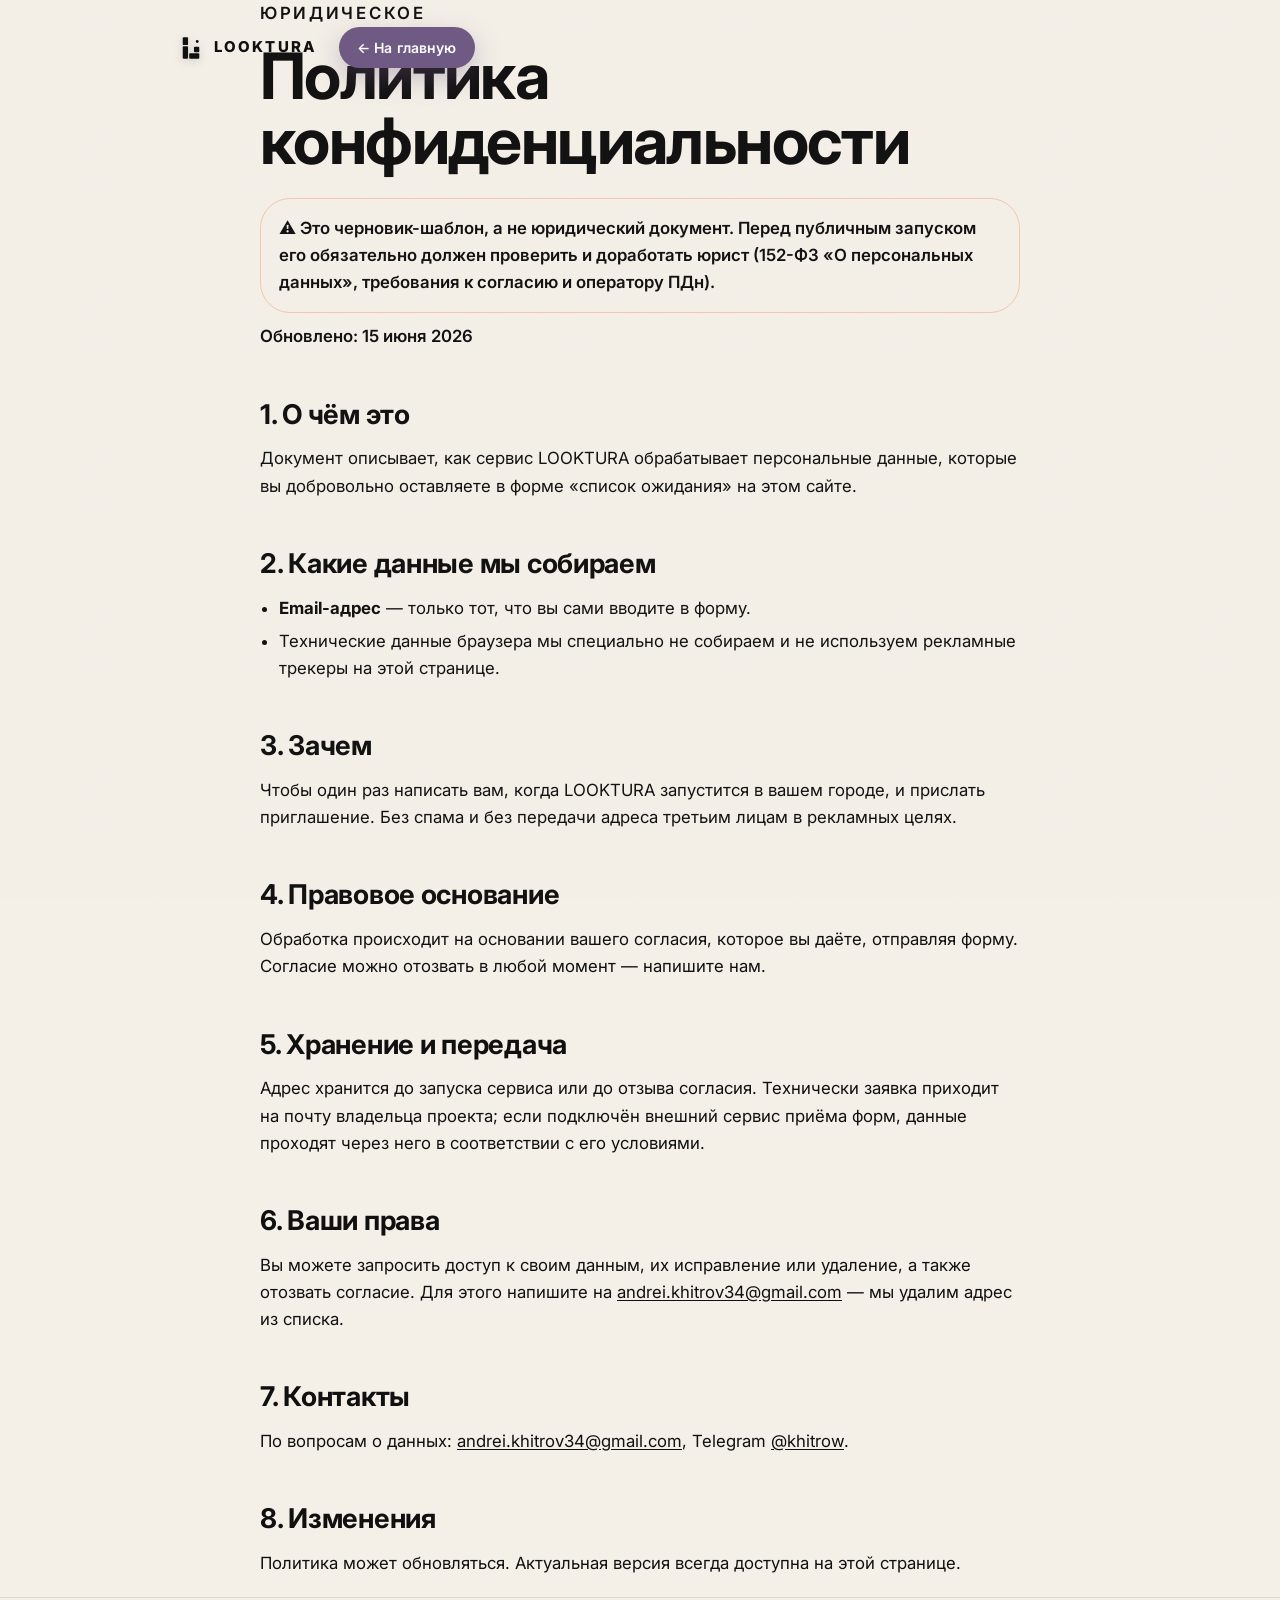
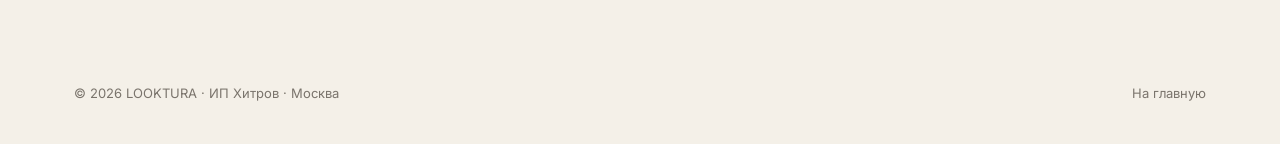
<file: privacy.html>
<!DOCTYPE html>
<html lang="ru" class="no-js">
<head>
<meta charset="UTF-8" />
<meta name="viewport" content="width=device-width, initial-scale=1.0" />
<title>Политика конфиденциальности — LOOKTURA</title>
<meta name="description" content="Как LOOKTURA обрабатывает email, оставленный в форме списка ожидания." />
<meta name="theme-color" content="#fafafa" />
<meta name="robots" content="noindex" />
<link rel="preconnect" href="https://fonts.googleapis.com" />
<link rel="preconnect" href="https://fonts.gstatic.com" crossorigin />
<link href="https://fonts.googleapis.com/css2?family=Inter:wght@400;500;600;700;800&family=Playfair+Display:wght@600;700;800;900&display=swap" rel="stylesheet" />
<link rel="icon" type="image/svg+xml" href="assets/favicon.svg" />
<link rel="stylesheet" href="home.css?v=110" />
<style>
  .legal{max-width:760px;margin:0 auto;padding:150px var(--pad) 110px}
  .legal h1{font-family:var(--font-serif);font-weight:700;font-size:clamp(2.2rem,6vw,4rem);line-height:1.02;letter-spacing:-.025em;margin:14px 0 0}
  .legal h2{font-family:var(--font-serif);font-weight:700;font-size:clamp(1.3rem,2.6vw,1.7rem);margin:44px 0 10px;letter-spacing:-.01em}
  .legal p,.legal li{color:var(--ink-3);line-height:1.62;font-size:1.05rem}
  .legal ul{padding-left:1.2em;margin:8px 0}
  .legal li{margin:6px 0}
  .legal a{color:var(--orange);text-decoration:underline;text-underline-offset:2px}
  .legal-draft{background:var(--orange-soft);border:1px solid rgba(255,68,5,.25);color:#7a1c12;font-weight:600;
    padding:16px 18px;border-radius:var(--r-lg);margin:24px 0 6px;line-height:1.5}
  .legal-meta{font-size:.92rem;color:var(--ink-4);font-weight:600;margin-top:10px}
</style>
</head>
<body>
<script>document.documentElement.classList.remove('no-js');document.documentElement.classList.add('js');</script>

<header class="nav" id="nav">
  <div class="nav__pill">
    <a class="nav__logo" href="index.html" aria-label="LOOKTURA — на главную">
      <svg class="mark" viewBox="0 0 40 44" aria-hidden="true" focusable="false">
        <rect x="6" y="4" width="9" height="13" rx="1.5" fill="currentColor"/>
        <rect x="6" y="19" width="9" height="21" rx="1.5" fill="currentColor"/>
        <rect x="17" y="31" width="17" height="9" rx="1.5" fill="currentColor"/>
        <rect x="25" y="20" width="9" height="9" rx="1.5" fill="currentColor"/>
        <circle cx="30.5" cy="11" r="2.4" fill="currentColor"/>
      </svg>
      <span class="nav__word">LOOKTURA</span>
    </a>
    <a class="btn btn--orange nav__cta" href="index.html">← На главную</a>
  </div>
</header>

<main class="legal">
  <p class="eyebrow">Юридическое</p>
  <h1>Политика конфиденциальности</h1>
  <p class="legal-draft">⚠ Это черновик-шаблон, а не юридический документ. Перед публичным запуском его обязательно должен проверить и доработать юрист (152-ФЗ «О персональных данных», требования к согласию и оператору ПДн).</p>
  <p class="legal-meta">Обновлено: 15 июня 2026</p>

  <h2>1. О чём это</h2>
  <p>Документ описывает, как сервис LOOKTURA обрабатывает персональные данные, которые вы добровольно оставляете в форме «список ожидания» на этом сайте.</p>

  <h2>2. Какие данные мы собираем</h2>
  <ul>
    <li><b>Email-адрес</b> — только тот, что вы сами вводите в форму.</li>
    <li>Технические данные браузера мы специально не собираем и не используем рекламные трекеры на этой странице.</li>
  </ul>

  <h2>3. Зачем</h2>
  <p>Чтобы один раз написать вам, когда LOOKTURA запустится в вашем городе, и прислать приглашение. Без спама и без передачи адреса третьим лицам в рекламных целях.</p>

  <h2>4. Правовое основание</h2>
  <p>Обработка происходит на основании вашего согласия, которое вы даёте, отправляя форму. Согласие можно отозвать в любой момент — напишите нам.</p>

  <h2>5. Хранение и передача</h2>
  <p>Адрес хранится до запуска сервиса или до отзыва согласия. Технически заявка приходит на почту владельца проекта; если подключён внешний сервис приёма форм, данные проходят через него в соответствии с его условиями.</p>

  <h2>6. Ваши права</h2>
  <p>Вы можете запросить доступ к своим данным, их исправление или удаление, а также отозвать согласие. Для этого напишите на <a href="mailto:andrei.khitrov34@gmail.com">andrei.khitrov34@gmail.com</a> — мы удалим адрес из списка.</p>

  <h2>7. Контакты</h2>
  <p>По вопросам о данных: <a href="mailto:andrei.khitrov34@gmail.com">andrei.khitrov34@gmail.com</a>, Telegram <a href="https://t.me/khitrow" target="_blank" rel="noopener">@khitrow</a>.</p>

  <h2>8. Изменения</h2>
  <p>Политика может обновляться. Актуальная версия всегда доступна на этой странице.</p>
</main>

<footer class="foot">
  <div class="wrap">
    <div class="foot__bottom" style="margin-top:0;border-top:none">
      <span>© 2026 LOOKTURA · ИП Хитров · Москва</span>
      <a href="index.html">На главную</a>
    </div>
  </div>
</footer>
</body>
</html>
</file>
<file: home.css>
/* ============================================================
   LOOKTURA — landing
   Light, premium, liquid-glass. Brand tokens from the app
   (Theme.swift ivory). Inter throughout. One light theme, locked.
   "Liquid glass" here is a web frosted-glass APPROXIMATION
   (backdrop-filter + inner highlight), not Apple's native material.
   ============================================================ */

:root{
  --ivory:#F4F0E8;
  --surface:#FFFFFF;
  --ink:#111010;
  --muted:#7A746C;
  --line:rgba(17,16,16,.10);
  --pill:#E8E3D8;
  --stage:#EAE3D3;

  --accent:#9E8BAF;       /* lavender (brand accent, locked) */
  --accent-deep:#6E5A82;  /* CTA */
  --pop:#C7E04A;          /* lime — used very sparingly */

  --logo-pink:#ED8CED;
  --logo-cyan:#99F2F5;

  --r:22px;
  --r-lg:30px;
  --maxw:1180px;

  --shadow:0 22px 60px rgba(17,16,16,.12);
  --shadow-soft:0 12px 34px rgba(110,90,130,.14);

  --glass-blur:blur(22px) saturate(165%);
}

*{box-sizing:border-box}
html{ -webkit-text-size-adjust:100%; }
body{
  margin:0;
  font-family:Inter,system-ui,-apple-system,Segoe UI,Roboto,sans-serif;
  color:var(--ink);
  background:var(--ivory);
  line-height:1.5;
  -webkit-font-smoothing:antialiased;
  text-rendering:optimizeLegibility;
  overflow-x:hidden;
}
img{max-width:100%;display:block}
a{color:inherit;text-decoration:none}
button{font-family:inherit}
h1,h2,h3,h4,p{margin:0}

.wrap{max-width:var(--maxw);margin:0 auto;padding:0 24px}
.skip{position:absolute;left:-9999px;top:0;background:var(--ink);color:#fff;padding:10px 16px;border-radius:0 0 12px 0;z-index:200}
.skip:focus{left:0}

/* ---- aurora backdrop ------------------------------------- */
.aura{
  position:fixed;inset:0;z-index:-1;pointer-events:none;
  background:
    radial-gradient(46% 40% at 16% 8%,  rgba(158,139,175,.46), transparent 72%),
    radial-gradient(42% 38% at 88% 12%, rgba(153,242,245,.40), transparent 72%),
    radial-gradient(50% 46% at 82% 84%, rgba(237,140,237,.30), transparent 74%),
    radial-gradient(46% 44% at 12% 88%, rgba(199,224,74,.22), transparent 74%),
    var(--ivory);
}
.aura::after{ /* soft veil keeps text legible over the colour blobs */
  content:"";position:absolute;inset:0;
  background:radial-gradient(60% 50% at 50% 30%, rgba(244,240,232,0), rgba(244,240,232,.42) 100%);
}

/* film grain: glues the WebGL render to the page, kills aurora banding */
body::after{
  content:"";position:fixed;inset:0;z-index:90;pointer-events:none;
  background-image:url("data:image/svg+xml,%3Csvg xmlns='http://www.w3.org/2000/svg' width='160' height='160'%3E%3Cfilter id='n'%3E%3CfeTurbulence type='fractalNoise' baseFrequency='0.85' numOctaves='2' stitchTiles='stitch'/%3E%3C/filter%3E%3Crect width='160' height='160' filter='url(%23n)'/%3E%3C/svg%3E");
  background-size:160px 160px;opacity:.032;
}

/* branded chrome: selection + scrollbar (Firefox; macOS overlay bars left alone) */
::selection{background:rgba(154,119,238,.28);color:var(--ink)}
::-moz-selection{background:rgba(154,119,238,.28);color:var(--ink)}
html{scrollbar-width:thin;scrollbar-color:rgba(110,90,130,.45) transparent}
a:focus-visible{outline:2px solid var(--accent-deep);outline-offset:3px;border-radius:6px}
.faq__q:focus-visible{outline:2px solid var(--accent-deep);outline-offset:-3px;border-radius:calc(var(--r) - 4px)}

/* ---- liquid-glass utility -------------------------------- */
.glass{
  background:
    linear-gradient(135deg, rgba(158,139,175,.10), rgba(153,242,245,.07)),
    linear-gradient(135deg, rgba(255,255,255,.58), rgba(255,255,255,.22)),
    rgba(255,255,255,.16);
  -webkit-backdrop-filter:var(--glass-blur);
  backdrop-filter:var(--glass-blur);
  border:1px solid rgba(255,255,255,.6);
  box-shadow:
    inset 0 1px 0 rgba(255,255,255,.7),
    inset 0 -1px 0 rgba(255,255,255,.18),
    var(--shadow-soft);
}
@media (prefers-reduced-transparency:reduce){
  .glass{ background:rgba(255,255,255,.96); -webkit-backdrop-filter:none; backdrop-filter:none; }
}

/* ---- buttons --------------------------------------------- */
.btn{
  display:inline-flex;align-items:center;justify-content:center;gap:8px;
  padding:13px 22px;border-radius:999px;border:0;cursor:pointer;
  background:var(--accent-deep);color:#fff;
  font-weight:600;font-size:15px;letter-spacing:.01em;
  box-shadow:0 10px 26px rgba(110,90,130,.34);
  transition:transform .18s cubic-bezier(.16,1,.3,1), box-shadow .18s, background .18s;
}
.btn:hover{background:#5d4a70;box-shadow:0 14px 32px rgba(110,90,130,.42);transform:translateY(-1px)}
.btn:active{transform:translateY(1px) scale(.99)}
.btn:focus-visible{outline:3px solid rgba(110,90,130,.4);outline-offset:3px}
.btn--lg{padding:16px 30px;font-size:16px}
.btn--dark{background:var(--ink);box-shadow:0 10px 26px rgba(17,16,16,.26)}
.btn--dark:hover{background:#000}

/* ---- type helpers ---------------------------------------- */
.eyebrow{
  font-size:12.5px;font-weight:600;letter-spacing:.16em;text-transform:uppercase;
  color:var(--accent-deep);margin-bottom:16px;
}
.sec__head{max-width:760px;margin:0 auto 56px;text-align:center}
.sec__title{
  font-size:clamp(30px,4.6vw,52px);font-weight:800;letter-spacing:-.025em;line-height:1.04;
}
.sec__lead{margin-top:18px;color:var(--muted);font-size:clamp(16px,1.6vw,19px);line-height:1.6}

/* line-reveal: title lines slide up from under a mask (wrapped by initLineReveal) */
.sec__title .line{display:block;overflow:hidden;padding-bottom:.06em;margin-bottom:-.06em}
.sec__title .line__in{display:block;transform:translateY(112%);transition:transform .8s cubic-bezier(.16,1,.3,1)}
.rv.in .sec__title .line__in,.sec__title.rv.in .line__in{transform:none}
.sec__title .line:nth-child(2) .line__in{transition-delay:.09s}

/* ---- nav ------------------------------------------------- */
.nav{position:fixed;top:18px;left:0;right:0;z-index:120;display:flex;justify-content:center;padding:0 16px;
  transition:transform .4s cubic-bezier(.16,1,.3,1), opacity .4s}
.nav.is-hidden{transform:translateY(-130%);opacity:0}
.nav__pill{display:flex;align-items:center;gap:22px;padding:9px 9px 9px 18px;border-radius:999px;width:min(960px,100%)}
.nav__logo{display:flex;align-items:center;gap:10px}
.nav__logo .mark{width:26px;height:26px;filter:drop-shadow(0 2px 4px rgba(17,16,16,.16))}
.nav__word{font-weight:800;letter-spacing:.14em;font-size:15px}
.nav__links{display:flex;gap:24px;margin-left:auto}
.nav__links a{position:relative;font-size:14.5px;font-weight:500;color:var(--ink);opacity:.78;transition:opacity .2s}
.nav__links a:hover{opacity:1}
/* gradient underline: slides in on hover, stays on the section in view (scrollspy) */
.nav__links a::after{content:"";position:absolute;left:0;right:0;bottom:-6px;height:2px;border-radius:2px;
  background:linear-gradient(90deg,#EB74F4,#9A77EE 50%,#46AEE8);
  transform:scaleX(0);transform-origin:left center;transition:transform .25s cubic-bezier(.16,1,.3,1)}
.nav__links a:hover::after,.nav__links a.active::after{transform:scaleX(1)}
.nav__links a.active{opacity:1}
.nav__cta{padding:10px 18px;font-size:14px}
.nav__burger{display:none;width:42px;height:42px;border-radius:50%;border:1px solid var(--line);background:rgba(255,255,255,.6);position:relative;margin-left:auto}
.nav__burger span{position:absolute;left:11px;right:11px;height:2px;background:var(--ink);border-radius:2px;transition:.25s}
.nav__burger span:first-child{top:16px}.nav__burger span:last-child{top:24px}
.nav.menu-open .nav__burger span:first-child{top:20px;transform:rotate(45deg)}
.nav.menu-open .nav__burger span:last-child{top:20px;transform:rotate(-45deg)}

/* ---- hero / ring carousel -------------------------------- */
.hero{position:relative}
.hero__pin{position:relative;height:100vh;overflow:hidden}
.ring{position:absolute;left:0;right:0;top:0;bottom:0;z-index:1}
.ring canvas{display:block}

.hero__copy{
  position:absolute;left:0;right:0;top:clamp(104px,14vh,156px);z-index:3;
  text-align:center;padding:0 24px;pointer-events:none;
}
.hero__brand{
  margin:0;font-family:"SF Pro Display","SF Pro Text",-apple-system,BlinkMacSystemFont,Inter,sans-serif;
  font-weight:800;font-size:clamp(54px,12.5vw,138px);line-height:.9;letter-spacing:-.02em;
  background:linear-gradient(102deg,#EB74F4 0%,#9A77EE 44%,#46AEE8 80%,#86F8FE 100%);
  -webkit-background-clip:text;background-clip:text;
  color:transparent;-webkit-text-fill-color:transparent;
}
.hero__sub{margin:10px auto 0;max-width:420px;color:var(--muted);font-size:clamp(15px,1.7vw,19px);font-weight:500}

.ringcap{
  position:absolute;left:0;right:0;bottom:clamp(60px,8vh,88px);z-index:3;
  text-align:center;padding:0 24px;pointer-events:none;
  display:flex;flex-direction:column;gap:4px;
}
.ringcap__t{font-weight:700;font-size:clamp(18px,2.2vw,24px);letter-spacing:-.02em;
  opacity:0;transform:translateY(8px);transition:opacity .45s, transform .45s}
.ringcap__s{color:var(--muted);font-size:15px;opacity:0;transform:translateY(8px);
  transition:opacity .45s .05s, transform .45s .05s}
.ringcap.show .ringcap__t,.ringcap.show .ringcap__s{opacity:1;transform:none}

.dots{position:absolute;left:0;right:0;bottom:clamp(28px,4vh,44px);z-index:3;
  display:flex;gap:9px;justify-content:center;pointer-events:none}
.dots span{width:7px;height:7px;border-radius:999px;background:rgba(17,16,16,.2);transition:.3s}
.dots span.on{width:26px;background:var(--accent-deep)}

/* route screen — dynamic iridescent highlight (glow halo + shimmering caption) */
.ring__glow{
  position:absolute;left:50%;top:54%;width:62vmin;height:62vmin;
  transform:translate(-50%,-50%);z-index:0;pointer-events:none;border-radius:50%;
  opacity:0;transition:opacity .7s ease;
  background:conic-gradient(from 0deg,#EB74F4,#86F8FE,#9A77EE,#C7E04A,#EB74F4);
  filter:blur(72px);
}
.hero__pin.route-on .ring__glow{opacity:.5;animation:glowspin 9s linear infinite}
@keyframes glowspin{to{transform:translate(-50%,-50%) rotate(360deg)}}
.ringcap.route .ringcap__t{
  background:linear-gradient(100deg,#EB74F4,#9A77EE,#46AEE8,#86F8FE,#EB74F4);
  background-size:300% 100%;-webkit-background-clip:text;background-clip:text;
  color:transparent;-webkit-text-fill-color:transparent;animation:capshimmer 4.5s linear infinite;
}
@keyframes capshimmer{to{background-position:300% 0}}
@media (prefers-reduced-motion:reduce){
  .hero__pin.route-on .ring__glow{animation:none}
  .ringcap.route .ringcap__t{animation:none}
}

/* ---- sections shared ------------------------------------- */
.how,.why,.faq,.boutiques,.start{padding:clamp(80px,12vh,140px) 0}
.lenta{padding:clamp(80px,12vh,140px) 0 clamp(56px,8vh,90px)}
.final{padding:clamp(40px,8vh,90px) 0 clamp(80px,12vh,130px)}

/* a little app-style colour so the lower sections don't read flat / monochrome */
.define{background:radial-gradient(70% 120% at 50% 50%, rgba(158,139,175,.10), transparent 72%)}
.how{background:radial-gradient(95% 75% at 50% -12%, rgba(158,139,175,.15), transparent 60%)}
.lenta{background:radial-gradient(95% 72% at 50% 6%, rgba(237,140,237,.12), transparent 62%)}
.boutiques{background:radial-gradient(92% 70% at 50% 50%, rgba(153,242,245,.17), transparent 62%)}
.why{background:radial-gradient(86% 62% at 50% 50%, rgba(199,224,74,.14), transparent 60%)}
/* hairline chapter dividers */
.boutiques,.why,.faq{position:relative}
.boutiques::before,.why::before,.faq::before{content:"";position:absolute;top:0;left:50%;
  transform:translateX(-50%);width:min(760px,78vw);height:1px;
  background:linear-gradient(90deg,transparent,rgba(17,16,16,.10) 18%,rgba(17,16,16,.10) 82%,transparent)}
.start{background:radial-gradient(86% 66% at 50% 50%, rgba(158,139,175,.14), transparent 62%)}
.faq{background:radial-gradient(88% 56% at 50% 0%, rgba(153,242,245,.12), transparent 60%)}
.final{background:radial-gradient(82% 62% at 50% 64%, rgba(237,140,237,.12), transparent 62%)}

/* "магазинам" CTA band at the end of the landing */
.forstores{padding:clamp(10px,2vh,24px) 0 clamp(70px,10vh,120px)}
.forstores__card{display:flex;align-items:center;justify-content:space-between;gap:28px;
  border-radius:var(--r-lg);padding:clamp(28px,4vw,46px);text-decoration:none;color:inherit;
  transition:transform .2s cubic-bezier(.16,1,.3,1),box-shadow .2s}
.forstores__card:hover{transform:translateY(-2px);box-shadow:0 26px 60px rgba(110,90,130,.20)}
.forstores__t{font-size:clamp(22px,2.7vw,32px);font-weight:800;letter-spacing:-.025em;margin-top:4px;line-height:1.05}
.forstores__p{margin-top:10px;color:var(--muted);font-size:16px;max-width:52ch;line-height:1.55}
.forstores__btn{flex:0 0 auto;pointer-events:none;white-space:nowrap}
.forstores__btn .arr{display:inline-block;transition:transform .3s cubic-bezier(.16,1,.3,1)}
@media(hover:hover){.forstores__card:hover .arr{transform:translateX(4px)}}
@media(max-width:760px){
  .hero__copy{top:84px}
  .forstores__card{flex-direction:column;align-items:flex-start;gap:22px}
  .forstores__btn{width:100%}
}

/* how it works */
.steps{display:grid;grid-template-columns:repeat(3,1fr);gap:22px;counter-reset:step}
.step{position:relative;padding:34px 30px;border-radius:var(--r-lg);counter-increment:step;
  background:linear-gradient(155deg,rgba(255,255,255,.62),rgba(158,139,175,.13));
  border:1px solid var(--line);box-shadow:var(--shadow-soft);
  -webkit-backdrop-filter:blur(10px);backdrop-filter:blur(10px)}
.step::after{content:"";position:absolute;inset:0;border-radius:var(--r-lg);
  box-shadow:0 26px 56px rgba(110,90,130,.22);opacity:0;transition:opacity .35s;pointer-events:none}
/* big gradient step numeral, top-right */
.step::before{content:"0" counter(step);position:absolute;top:22px;right:26px;
  font-size:40px;font-weight:800;letter-spacing:-.03em;line-height:1;
  background:linear-gradient(110deg,#EB74F4,#9A77EE 55%,#46AEE8);
  -webkit-background-clip:text;background-clip:text;color:transparent;-webkit-text-fill-color:transparent;
  opacity:.9;pointer-events:none}
.step__k{display:inline-block;font-size:22px;font-weight:800;letter-spacing:-.02em;margin-bottom:12px}
.step__k::after{content:"";display:block;width:30px;height:3px;border-radius:3px;background:var(--pop);margin-top:10px;
  transform:scaleX(0);transform-origin:0 50%;transition:transform .6s cubic-bezier(.16,1,.3,1) .35s}
.step.in .step__k::after{transform:scaleX(1)}
@media(hover:hover){
  .step:hover{transform:translateY(-4px);transition:opacity .7s cubic-bezier(.16,1,.3,1),transform .35s cubic-bezier(.16,1,.3,1);transition-delay:0s}
  .step:hover::after{opacity:1}
}
.step__p{color:var(--muted);font-size:16px;line-height:1.6}

/* 2 · definition strip — the manifesto reads itself word by word (scrub) */
.define{text-align:center}
.define__t{max-width:840px;margin:0 auto;padding:0 20px;font-size:clamp(19px,2.4vw,28px);font-weight:600;
  letter-spacing:-.02em;line-height:1.34;color:#2a2724;opacity:1}
.define__t .w{display:inline-block;will-change:opacity}

/* 4 · лента — label-free lookbook rail (draggable on desktop) */
.lenta .sec__head{margin-bottom:40px}
.feed{display:flex;gap:16px;overflow-x:auto;scroll-snap-type:x mandatory;
  padding:6px clamp(20px,6vw,80px) 16px;-webkit-overflow-scrolling:touch;scrollbar-width:none}
.feed::-webkit-scrollbar{display:none}
@media(hover:hover) and (pointer:fine){
  .feed{cursor:grab;scroll-snap-type:none;user-select:none;-webkit-user-select:none}
  .feed.is-drag{cursor:grabbing}
  .feed.is-drag img{pointer-events:none}
}
/* glass "drag me" pill that follows the cursor over the rail (GSAP drives transform) */
.ctip{position:fixed;left:0;top:0;z-index:95;pointer-events:none;display:flex;align-items:center;gap:8px;
  padding:10px 16px;border-radius:999px;font-size:12.5px;font-weight:600;letter-spacing:.1em;
  text-transform:uppercase;color:var(--ink);opacity:0;will-change:transform}
.feed img{flex:0 0 auto;width:clamp(208px,23vw,280px);height:clamp(286px,30vw,378px);
  object-fit:cover;border-radius:22px;scroll-snap-align:start;
  box-shadow:var(--shadow-soft);border:1px solid rgba(255,255,255,.55)}
.feed__cap{margin:16px auto 0;text-align:center;color:var(--muted);font-size:14.5px;
  max-width:var(--maxw);padding:0 24px}

/* 5 · бутики */
.boutiques__grid{display:grid;grid-template-columns:1.1fr .9fr;gap:clamp(32px,5vw,64px);align-items:center}
.boutiques__copy .sec__lead{margin-top:16px}
.boutiques__amp{margin-top:24px;font-size:clamp(17px,1.8vw,21px);font-weight:600;
  letter-spacing:-.01em;color:var(--accent-deep);max-width:48ch}
.boutiques__card{border-radius:var(--r-lg);padding:clamp(26px,3vw,38px)}
.bgroup + .bgroup{margin-top:22px}
.bgroup h4{font-size:12px;text-transform:uppercase;letter-spacing:.14em;color:var(--muted);margin-bottom:13px}
.chips{display:flex;flex-wrap:wrap;gap:10px}
.chip{padding:9px 16px;border-radius:999px;background:rgba(255,255,255,.6);
  border:1px solid var(--line);font-weight:600;font-size:14px;color:#2a2724}

/* 7 · честно о старте */
.start__card{max-width:780px;margin:0 auto;border-radius:var(--r-lg);
  padding:clamp(34px,5vw,60px);text-align:center}
.start__card .sec__lead{max-width:62ch;margin-left:auto;margin-right:auto}

/* faq */
.faq__list{max-width:780px;margin:0 auto;display:flex;flex-direction:column;gap:14px}
.faq__item{position:relative;border-radius:var(--r);
  background:linear-gradient(120deg,rgba(255,255,255,.56),rgba(153,242,245,.10));
  border:1px solid var(--line);
  -webkit-backdrop-filter:blur(8px);backdrop-filter:blur(8px);overflow:hidden}
/* items reveal in a small cascade */
.faq__item:nth-child(2){transition-delay:.06s}
.faq__item:nth-child(3){transition-delay:.12s}
.faq__item:nth-child(4){transition-delay:.18s}
.faq__item:nth-child(5){transition-delay:.24s}
/* lavender ring warms up on hover / while open (own layer — no transition conflicts) */
.faq__item::after{content:"";position:absolute;inset:0;border-radius:inherit;
  border:1px solid rgba(110,90,130,.32);opacity:0;transition:opacity .25s ease;pointer-events:none}
.faq__item:hover::after,.faq__item.open::after{opacity:1}
.faq__q{width:100%;display:flex;align-items:center;justify-content:space-between;gap:16px;
  padding:22px 24px;background:none;border:0;text-align:left;cursor:pointer;
  font-size:17px;font-weight:600;color:var(--ink)}
.faq__ico{position:relative;flex:0 0 18px;width:18px;height:18px;transition:transform .35s cubic-bezier(.16,1,.3,1)}
.faq__ico::before,.faq__ico::after{content:"";position:absolute;background:var(--accent-deep);border-radius:2px;transition:.3s}
.faq__ico::before{left:0;right:0;top:8px;height:2px}
.faq__ico::after{top:0;bottom:0;left:8px;width:2px}
.faq__item.open .faq__ico{transform:rotate(90deg)}
.faq__item.open .faq__ico::before{transform:scaleX(0)}
.faq__q:hover .faq__ico::before,.faq__q:hover .faq__ico::after{background:var(--accent)}
.faq__a{display:grid;grid-template-rows:0fr;transition:grid-template-rows .35s cubic-bezier(.16,1,.3,1)}
.faq__item.open .faq__a{grid-template-rows:1fr}
.faq__a-in{overflow:hidden}
.faq__a-in p{padding:0 24px 22px;color:var(--muted);font-size:16px;line-height:1.6;
  opacity:0;transform:translateY(6px);
  transition:opacity .3s ease .12s,transform .3s cubic-bezier(.16,1,.3,1) .12s}
.faq__item.open .faq__a-in p{opacity:1;transform:none}

/* final CTA */
.final__card{max-width:860px;margin:0 auto;border-radius:var(--r-lg);padding:clamp(36px,5vw,64px);text-align:center}
.final__title{font-size:clamp(28px,4.2vw,46px);font-weight:800;letter-spacing:-.025em;line-height:1.05;margin-top:6px}
.final__sub{margin:18px auto 28px;max-width:520px;color:var(--muted);font-size:17px}
.wait{max-width:520px;margin:0 auto}
.wait__row{display:flex;gap:10px}
.wait__input{flex:1;padding:15px 20px;border-radius:999px;border:1px solid var(--line);
  background:#fff;font-size:16px;color:var(--ink);transition:border-color .2s ease,box-shadow .2s ease}
.wait__input::placeholder{color:#9a948b;transition:opacity .2s ease}
.wait__input:hover{border-color:rgba(110,90,130,.35)}
.wait__input:focus{outline:none;border-color:var(--accent-deep);box-shadow:0 0 0 4px rgba(110,90,130,.16)}
.wait__input:focus::placeholder{opacity:.4}
.wait__btn{flex:0 0 auto}
.wait__msg{min-height:20px;margin-top:12px;font-size:14px;font-weight:600;color:var(--accent-deep)}
.wait__msg.err{color:#c0392b}
.wait__consent{margin-top:6px;font-size:12.5px;color:var(--muted)}
.wait__consent a{text-decoration:underline}

/* ---- footer ---------------------------------------------- */
.foot{padding:64px 0 40px;border-top:1px solid var(--line);margin-top:20px}
.foot__grid{display:grid;grid-template-columns:1.6fr 1fr 1fr auto;gap:32px;align-items:start}
.foot__brand .nav__logo{margin-bottom:14px}
.foot__tag{color:var(--muted);font-size:14.5px;max-width:300px;line-height:1.6}
.foot__col h4{font-size:13px;text-transform:uppercase;letter-spacing:.1em;color:var(--muted);margin-bottom:14px}
.foot__col a{display:block;font-size:15px;margin-bottom:10px;opacity:.85}
.foot__col a:hover{opacity:1;color:var(--accent-deep)}
.foot__cta{align-self:center}
.foot__bottom{display:flex;justify-content:space-between;gap:16px;flex-wrap:wrap;margin-top:46px;
  padding-top:22px;border-top:1px solid var(--line);font-size:13px;color:var(--muted)}

/* ---- mobile menu ----------------------------------------- */
.menu{position:fixed;inset:0;z-index:110;background:rgba(244,240,232,.82);
  -webkit-backdrop-filter:blur(22px);backdrop-filter:blur(22px);
  display:flex;flex-direction:column;justify-content:center;gap:8px;padding:32px;
  opacity:0;visibility:hidden;transition:.35s}
.menu.open{opacity:1;visibility:visible}
.menu__nav{display:flex;flex-direction:column;gap:6px}
.menu__nav a{font-size:32px;font-weight:800;letter-spacing:-.02em;padding:10px 0;
  opacity:0;transform:translateY(16px);
  transition:opacity .45s cubic-bezier(.16,1,.3,1),transform .45s cubic-bezier(.16,1,.3,1)}
.menu.open .menu__nav a{opacity:1;transform:none}
.menu.open .menu__nav a:nth-child(2){transition-delay:.05s}
.menu.open .menu__nav a:nth-child(3){transition-delay:.1s}
.menu.open .menu__nav a:nth-child(4){transition-delay:.15s}
.menu.open .menu__nav a:nth-child(5){transition-delay:.2s}
.menu__cta{margin-top:24px;align-self:flex-start;opacity:0;transform:translateY(16px);
  transition:opacity .45s cubic-bezier(.16,1,.3,1) .25s,transform .45s cubic-bezier(.16,1,.3,1) .25s}
.menu.open .menu__cta{opacity:1;transform:none}

/* ---- no-webgl fallback ----------------------------------- */
.fallgrid{display:grid;grid-template-columns:repeat(3,minmax(0,1fr));gap:18px;max-width:1000px;margin:0 auto;padding:120px 24px 48px}
.fallphone{margin:0;border-radius:28px;overflow:hidden;box-shadow:var(--shadow);background:#fff;border:1px solid rgba(255,255,255,.6)}
.fallphone img{width:100%;height:auto;display:block}
@media(max-width:760px){.fallgrid{grid-template-columns:1fr 1fr}}
@media(max-width:480px){.fallgrid{grid-template-columns:1fr;max-width:340px}}

/* ---- readability: body copy a notch darker than --muted --- */
.sec__lead,.step__p,.faq__a-in p,.final__sub,.forstores__p,.feed__cap{color:#645D55}

/* ---- reveal ---------------------------------------------- */
.rv{opacity:0;transform:translateY(22px);transition:opacity .7s cubic-bezier(.16,1,.3,1),transform .7s cubic-bezier(.16,1,.3,1)}
.rv.in{opacity:1;transform:none}
.rv[data-d="1"]{transition-delay:.08s}
.rv[data-d="2"]{transition-delay:.16s}

/* ---- responsive ------------------------------------------ */
@media (max-width:860px){
  .nav__links,.nav__cta{display:none}
  .nav__burger{display:block}
  .nav__pill{gap:12px}
  .steps{grid-template-columns:1fr;gap:16px}
  .boutiques__grid{grid-template-columns:1fr;gap:30px}
  .foot__grid{grid-template-columns:1fr 1fr;gap:26px}
  .foot__brand{grid-column:1/-1}
  .foot__cta{grid-column:1/-1;justify-self:start}
}
@media (max-width:560px){
  .wrap{padding:0 18px}
  .hero__copy{top:76px}
  .wait__row{flex-direction:column}
  .wait__btn{width:100%}
  .foot__grid{grid-template-columns:1fr}

  /* ---- mobile reading pass: tighter rhythm, editorial left-align,
         thumb-sized targets — phones read top-to-bottom, not centre-out ---- */
  .how,.why,.faq,.boutiques,.start{padding:60px 0}
  .lenta{padding:60px 0 40px}
  .final{padding:36px 0 64px}
  .sec__head{margin-bottom:32px;text-align:left}
  .sec__title{font-size:clamp(29px,8.6vw,35px);line-height:1.08}
  .sec__lead{font-size:16.5px;line-height:1.6;margin-top:12px}
  .eyebrow{margin-bottom:12px}
  .define__t{font-size:20px;line-height:1.45}
  .step{padding:24px 20px 26px}
  .step::before{font-size:30px;top:18px;right:20px}
  .step__k{font-size:20px}
  .step__p{font-size:15.5px}
  .feed{gap:12px;padding:6px 18px 14px}
  .feed img{width:min(64vw,240px);height:min(88vw,330px)}
  .feed__cap{font-size:13.5px;text-align:left;padding:0 18px}
  .boutiques__card{padding:22px 20px}
  .chip{padding:8px 14px;font-size:13.5px}
  .faq__q{padding:19px 18px;font-size:16.5px}
  .faq__a-in p{padding:0 18px 20px;font-size:15.5px}
  .final__card{padding:32px 20px}
  .final__title{font-size:clamp(29px,8.6vw,34px)}
  .final__sub{font-size:16px;margin:14px auto 22px}
  .start__card{text-align:left;padding:28px 22px}
  .forstores__card{padding:24px 20px}
  .forstores__t{font-size:clamp(21px,6.4vw,26px)}
}

/* ---- reduced motion -------------------------------------- */
@media (prefers-reduced-motion:reduce){
  .rv{opacity:1;transform:none;transition:none}
  .ringcap__t,.ringcap__s{transition:none}
  .sec__title .line__in{transform:none;transition:none}
  .step .step__k::after{transform:none;transition:none}
  .step:hover{transform:none}
  .faq__item{transition-delay:0s}
  .faq__ico{transition:none}
  .faq__a-in p{opacity:1;transform:none;transition:none}
  .forstores__card:hover .arr{transform:none}
  .nav__links a::after{transition:none}
  .menu__nav a,.menu__cta{opacity:1;transform:none;transition:none}
}
</file>
